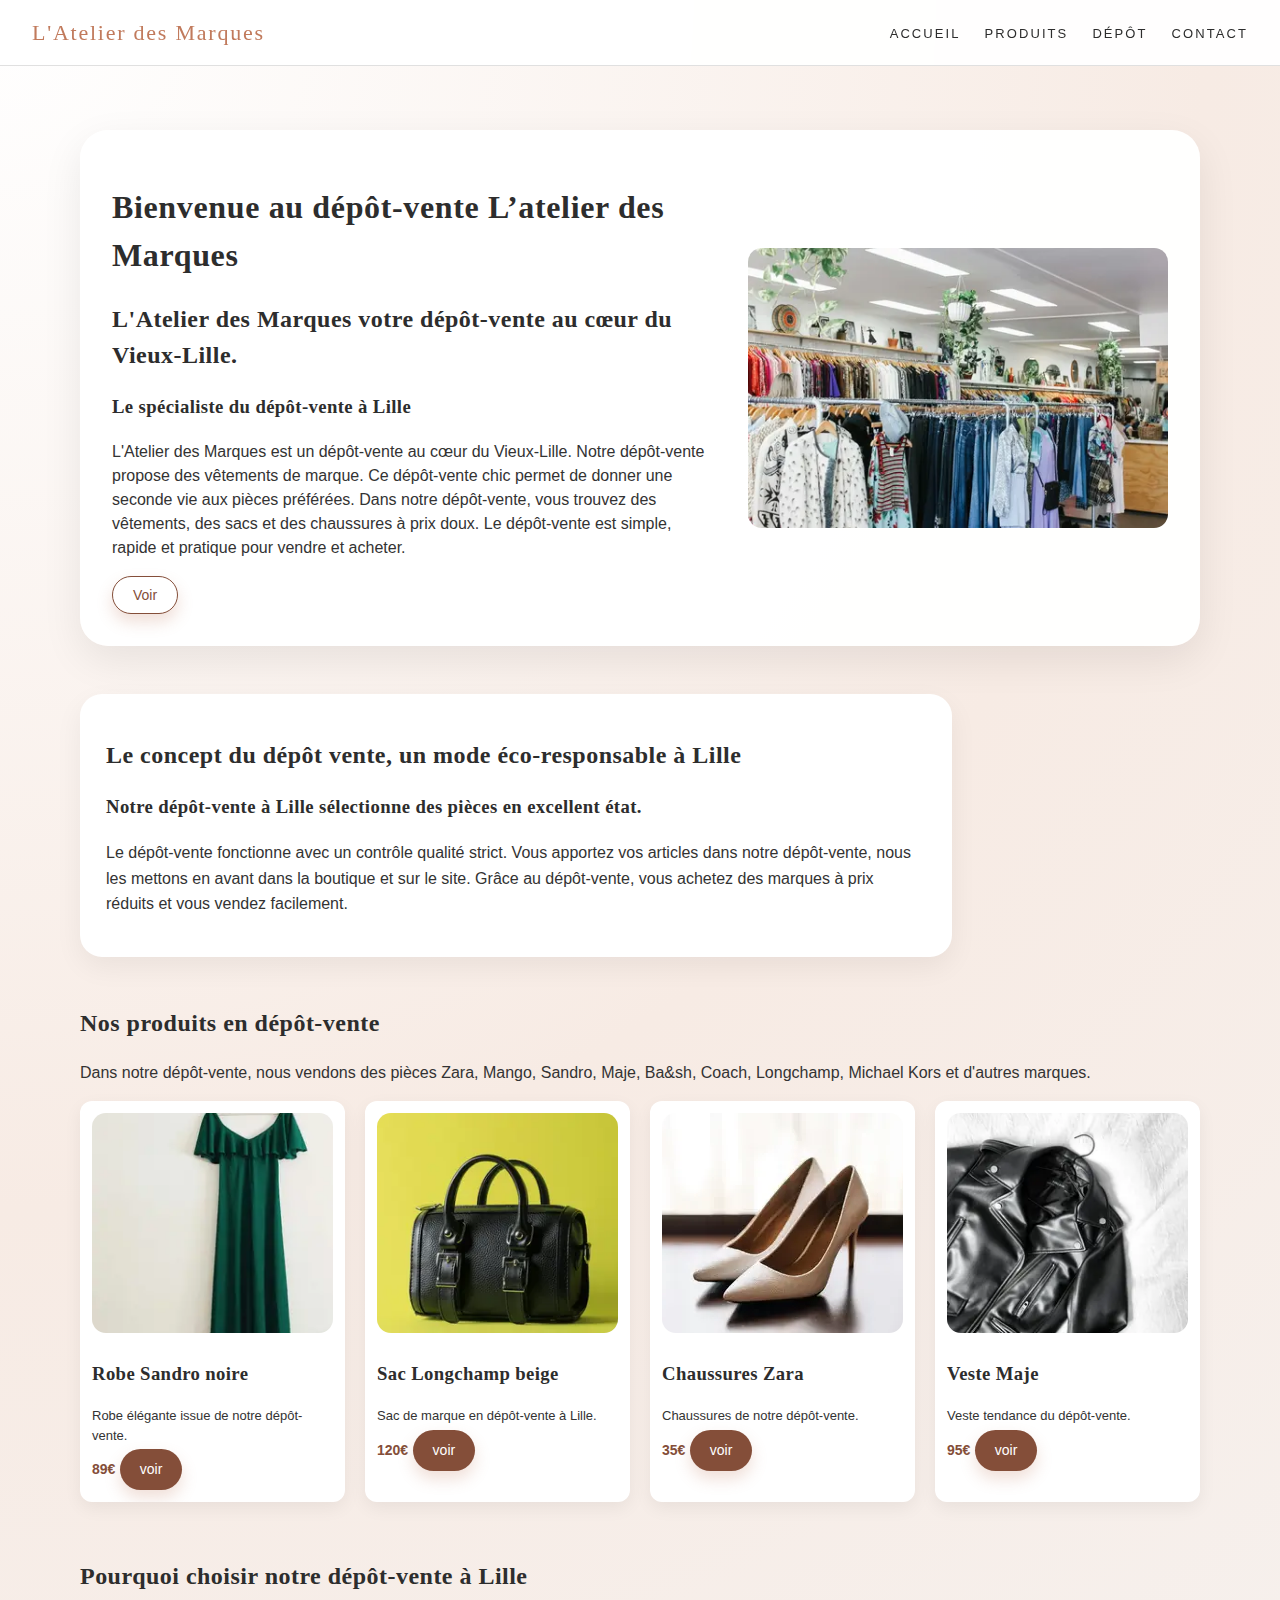
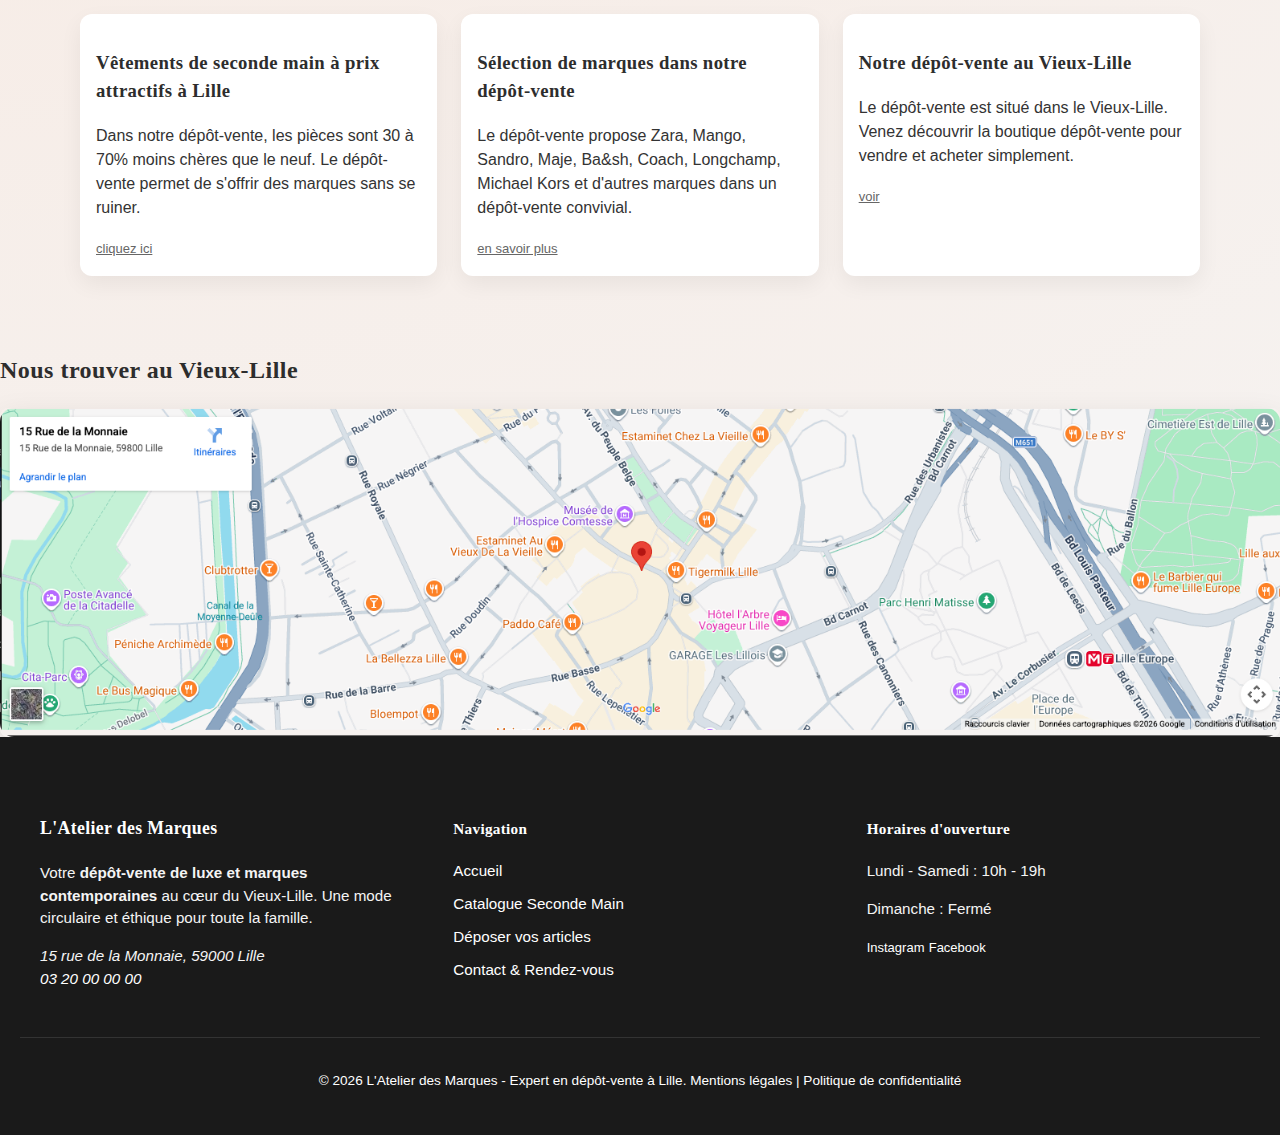
<file: index.html>
<!DOCTYPE html>
<html lang="fr">
<head>
  <meta charset="UTF-8">
    <title>Accueil</title>
    <meta name="viewport" content="width=1200">
    <meta name="title" content="L'Atelier des Marques - Boutique de dépôt-vente à Lille">
    <meta name="description" content="Envie de vider son dressing à Lille ? Notre dépôt-vente vous aide à vendre vos vêtements
     d'occasion simplement. Une mode éco-responsable pour les familles du Nord.">
    <meta name="keywords" content="dépôt-vente, Lille, Boutique de dêpôt vente Lille,Où vendre ses vêtements à Lille,
    Prix rachat vêtements occasion,Comment fonctionne le dépôt vente, Consommation durable Lille,Mode éco-responsable Lille
    , Dépôt vente Lille, Vêtements seconde main Lille,Boutique vêtements Lille, Boutique Lille, Boutique vêtements,
     Dépôt vente Lille vêtement, Contrat de dépôt-vente  ">
    <link rel="stylesheet" href="css/style.css">
    <script src="js/script.js"></script>
</head>
<body class="home-page">
    <header class="site-header">
        <div class="logo">L'Atelier des Marques</div>
        <button class="menu-toggle">Menu</button>
        <nav class="main-nav">
            <ul>
                <li><a href="index.html">Accueil</a></li>
                <li><a href="produits.html">Produits</a></li>
                <li><a href="depot.html">Dépôt</a></li>
                <li><a href="contact.html">Contact</a></li>
            </ul>
        </nav>
    </header>

    <main id="container">
        <section class="hero">
            <div class="hero-text">
                <h1>Bienvenue au dépôt-vente L’atelier des Marques</h1>
                <h2>L'Atelier des Marques votre dépôt-vente au cœur du Vieux-Lille.</h2>
                <h3>Le spécialiste du dépôt-vente à Lille</h3>
                <p>
                    L'Atelier des Marques est un dépôt-vente au cœur du Vieux-Lille. Notre dépôt-vente propose des vêtements de marque.
                    Ce dépôt-vente chic permet de donner une seconde vie aux pièces préférées. Dans notre dépôt-vente,
                    vous trouvez des vêtements, des sacs et des chaussures à prix doux. Le dépôt-vente est simple,
                    rapide et pratique pour vendre et acheter.
                </p>
                <button class="btn btn-light js-go" data-href="produits.html?sort=price&filter=all">Voir</button>
            </div>
            <div class="hero-image">
                <img src="images/hero.webp" alt="vêtements de marque à Lille">
            </div>
        </section>

        <section class="concept" id="container">
            <h2>Le concept du dépôt vente, un mode éco-responsable à Lille</h2>
            <h3>Notre dépôt-vente à Lille sélectionne des pièces en excellent état.</h3>
            <p>
                Le dépôt-vente fonctionne avec un contrôle qualité strict. Vous apportez vos articles dans notre dépôt-vente,
                nous les mettons en avant dans la boutique et sur le site. Grâce au dépôt-vente,
                vous achetez des marques à prix réduits et vous vendez facilement.
            </p>
        </section>

        <section class="featured-products">
            <h2>Nos produits en dépôt-vente</h2>
            <p>Dans notre dépôt-vente, nous vendons des pièces Zara, Mango, Sandro, Maje, Ba&sh, Coach, Longchamp, Michael Kors et d'autres marques.</p>
            <div class="products-grid">
                <article class="product-card">
                    <img src="images/robe-sandro.webp" alt="Robe Sandro noire">
                    <div class="product-info">
                        <h3>Robe Sandro noire</h3>
                        <p>Robe élégante issue de notre dépôt-vente.</p>
                        <span class="price">89€</span>
                        <a href="/produit-detail.html" class="btn js-go" >voir</a>
                    </div>
                </article>
                <article class="product-card">
                    <img src="images/sac-longchamp.webp" alt="Sac Longchamp beige">
                    <div class="product-info">
                        <h3>Sac Longchamp beige</h3>
                        <p>Sac de marque en dépôt-vente à Lille.</p>
                        <span class="price">120€</span>
                        <a href="/produit-detail.html" class="btn js-go">voir</a>
                    </div>
                </article>
                <article class="product-card">
                    <img src="images/chaussures-zara.webp" alt="Chaussures Zara">
                    <div class="product-info">
                        <h3>Chaussures Zara</h3>
                        <p>Chaussures de notre dépôt-vente.</p>
                        <span class="price">35€</span>
                        <a href="/produit-detail.html" class="btn js-go" >voir</a>
                    </div>
                </article>
                <article class="product-card">
                    <img src="images/veste-maje.webp" alt="Veste Maje">
                    <div class="product-info">
                        <h3>Veste Maje</h3>
                        <p>Veste tendance du dépôt-vente.</p>
                        <span class="price">95€</span>
                        <a href="/produit-detail.html"  class="btn js-go" >voir</a>
                    </div>
                </article>
            </div>
        </section>

        <section class="why-us">
            <h2>Pourquoi choisir notre dépôt-vente à Lille</h2>
            <div class="why-grid">
                <div class="why-item">
                    <h3>Vêtements de seconde main à prix attractifs à Lille</h3>
                    <p>
                        Dans notre dépôt-vente, les pièces sont 30 à 70% moins chères que le neuf.
                        Le dépôt-vente permet de s'offrir des marques sans se ruiner.
                    </p>
                    <a href="#" class="link-generic">cliquez ici</a>
                </div>
                <div class="why-item">
                    <h3>Sélection de marques dans notre dépôt-vente</h3>
                    <p>
                        Le dépôt-vente propose Zara, Mango, Sandro, Maje, Ba&sh, Coach, Longchamp, Michael Kors
                        et d'autres marques dans un dépôt-vente convivial.
                    </p>
                    <a href="#" class="link-generic">en savoir plus</a>
                </div>
                <div class="why-item">
                    <h3>Notre dépôt-vente au Vieux-Lille</h3>
                    <p>
                        Le dépôt-vente est situé dans le Vieux-Lille. Venez découvrir la boutique dépôt-vente
                        pour vendre et acheter simplement.
                    </p>
                    <a href="#" class="link-generic">voir</a>
                </div>
            </div>
        </section>
    </main>

   <section class="map-section">
    <div class="container">
        <h2>Nous trouver au Vieux-Lille</h2>
        <div class="map-container">
           <img src="images/36A32AD9-428D-4C46-9F61-51579024F749.webp" alt="carte de localisation du dépôt-vente à Lille">
        </div>
    </div>
</section>

<footer class="site-footer">
    <div class="footer-grid">
        <div class="footer-column">
            <h3>L'Atelier des Marques</h3>
            <p>Votre <strong>dépôt-vente de luxe et marques contemporaines</strong> au cœur du Vieux-Lille. Une mode circulaire et éthique pour toute la famille.</p>
            <address>
                15 rue de la Monnaie, 59000 Lille<br>
                <a href="tel:0320000000">03 20 00 00 00</a>
            </address>
        </div>
        
        <div class="footer-column">
            <h4>Navigation</h4>
            <ul>
                <li><a href="index.html">Accueil</a></li>
                <li><a href="produits.html">Catalogue Seconde Main</a></li>
                <li><a href="depot.html">Déposer vos articles</a></li>
                <li><a href="contact.html">Contact & Rendez-vous</a></li>
            </ul>
        </div>

        <div class="footer-column">
            <h4>Horaires d'ouverture</h4>
            <p>Lundi - Samedi : 10h - 19h</p>
            <p>Dimanche : Fermé</p>
            <div class="social-links">
                <a href="#" class="link-generic" aria-label="Suivez-nous sur Instagram">Instagram</a>
                <a href="#" class="link-generic" aria-label="Suivez-nous sur Facebook">Facebook</a>
            </div>
        </div>
    </div>

    <div class="footer-bottom">
        <p>© 2026 L'Atelier des Marques - Expert en dépôt-vente à Lille. <a href="#">Mentions légales</a> | <a href="#">Politique de confidentialité</a></p>
    </div>
</footer>
</body>
</html>
</file>
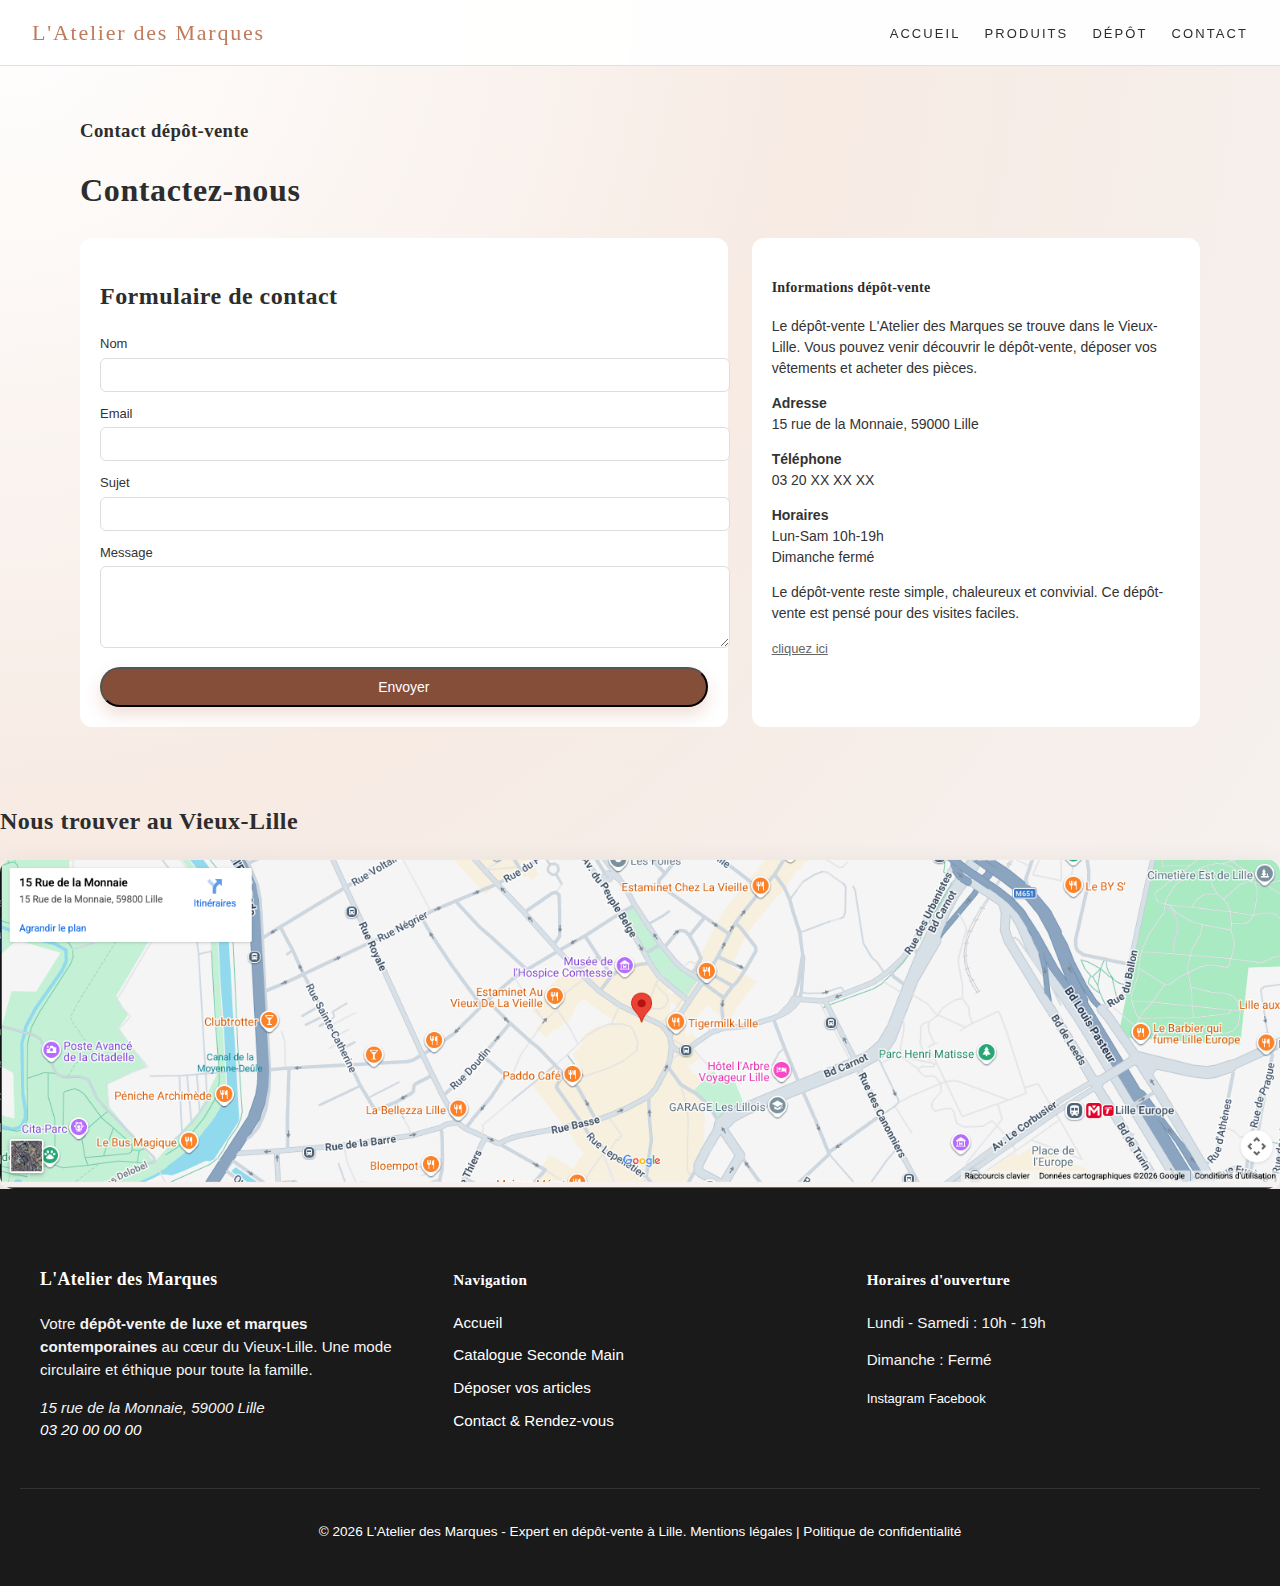
<file: contact.html>
<!DOCTYPE html>
<html lang="fr">
<head>
  <meta charset="UTF-8">
    <title>Accueil</title>
    <meta name="viewport" content="width=1200, user-scalable=no">
    <meta name="title" content="L'Atelier des Marques - Boutique de dépôt-vente à Lille">
    <meta name="description" content="Envie de vider son dressing à Lille ? Notre dépôt-vente vous aide à vendre vos vêtements
     d'occasion simplement. Une mode éco-responsable pour les familles du Nord.">
    <meta name="keywords" content="dépôt-vente, Lille, Boutique de dêpôt vente Lille,Où vendre ses vêtements à Lille,
    Prix rachat vêtements occasion,Comment fonctionne le dépôt vente, Consommation durable Lille,Mode éco-responsable Lille
    , Dépôt vente Lille, Vêtements seconde main Lille,Boutique vêtements Lille, Boutique Lille, Boutique vêtements,
     Dépôt vente Lille vêtement, Contrat de dépôt-vente  ">
    <link rel="alternate" hreflang="fr-france" href="index.html">
    <link rel="stylesheet" href="css/style.css">
    <script src="js/script.js"></script>
</head>
<body class="contact-page">
    <header class="site-header">
        <div class="logo">L'Atelier des Marques</div>
        <button class="menu-toggle">Menu</button>
        <nav class="main-nav">
            <ul>
                <li><a href="index.html">Accueil</a></li>
                <li><a href="produits.html">Produits</a></li>
                <li><a href="depot.html">Dépôt</a></li>
                <li><a href="contact.html">Contact</a></li>
            </ul>
        </nav>
    </header>

    <main class="contact-main">
        <header class="page-header">
            <h3>Contact dépôt-vente</h3>
            <h1>Contactez-nous</h1>
        </header>

        <section class="contact-layout">
            <div class="contact-form-wrapper">
                <h2>Formulaire de contact</h2>
                <form class="contact-form" action="#" method="post">
                    <div class="form-group">
                        <label for="contact-name">Nom</label>
                        <input type="text" id="contact-name" name="contact-name">
                    </div>
                    <div class="form-group">
                        <label for="contact-email">Email</label>
                        <input type="email" id="contact-email" name="contact-email">
                    </div>
                    <div class="form-group">
                        <label for="contact-subject">Sujet</label>
                        <input type="text" id="contact-subject" name="contact-subject">
                    </div>
                    <div class="form-group">
                        <label for="contact-message">Message</label>
                        <textarea id="contact-message" name="contact-message" rows="4"></textarea>
                    </div>
                    <button type="submit" class="btn btn-full">Envoyer</button>
                </form>
            </div>

            <aside class="contact-info">
                <h4>Informations dépôt-vente</h4>
                <p>
                    Le dépôt-vente L'Atelier des Marques se trouve dans le Vieux-Lille.
                    Vous pouvez venir découvrir le dépôt-vente, déposer vos vêtements et acheter des pièces.
                </p>
                <p><strong>Adresse</strong><br>15 rue de la Monnaie, 59000 Lille</p>
                <p><strong>Téléphone</strong><br>03 20 XX XX XX</p>
                <p><strong>Horaires</strong><br>Lun-Sam 10h-19h<br>Dimanche fermé</p>
                <p>
                    Le dépôt-vente reste simple, chaleureux et convivial. Ce dépôt-vente est pensé pour des visites faciles.
                </p>
                <a href="#" class="link-generic">cliquez ici</a>
            </aside>
        </section>
    </main>
    <section class="map-section">
    <div class="container">
        <h2>Nous trouver au Vieux-Lille</h2>
        <div class="map-container">
           <img src="images/36A32AD9-428D-4C46-9F61-51579024F749.webp" alt="carte de localisation du dépôt-vente à Lille">
        </div>
    </div>
</section>

  <footer class="site-footer">
    <div class="footer-grid">
        <div class="footer-column">
            <h3>L'Atelier des Marques</h3>
            <p>Votre <strong>dépôt-vente de luxe et marques contemporaines</strong> au cœur du Vieux-Lille. Une mode circulaire et éthique pour toute la famille.</p>
            <address>
                15 rue de la Monnaie, 59000 Lille<br>
                <a href="tel:0320000000">03 20 00 00 00</a>
            </address>
        </div>
        
        <div class="footer-column">
            <h4>Navigation</h4>
            <ul>
                <li><a href="index.html">Accueil</a></li>
                <li><a href="produits.html">Catalogue Seconde Main</a></li>
                <li><a href="depot.html">Déposer vos articles</a></li>
                <li><a href="contact.html">Contact & Rendez-vous</a></li>
            </ul>
        </div>

        <div class="footer-column">
            <h4>Horaires d'ouverture</h4>
            <p>Lundi - Samedi : 10h - 19h</p>
            <p>Dimanche : Fermé</p>
            <div class="social-links">
                <a href="#" class="link-generic" aria-label="Suivez-nous sur Instagram">Instagram</a>
                <a href="#" class="link-generic" aria-label="Suivez-nous sur Facebook">Facebook</a>
            </div>
        </div>
    </div>

    <div class="footer-bottom">
        <p>© 2026 L'Atelier des Marques - Expert en dépôt-vente à Lille. <a href="#">Mentions légales</a> | <a href="#">Politique de confidentialité</a></p>
    </div>
</footer>
</body>
</html>
</file>
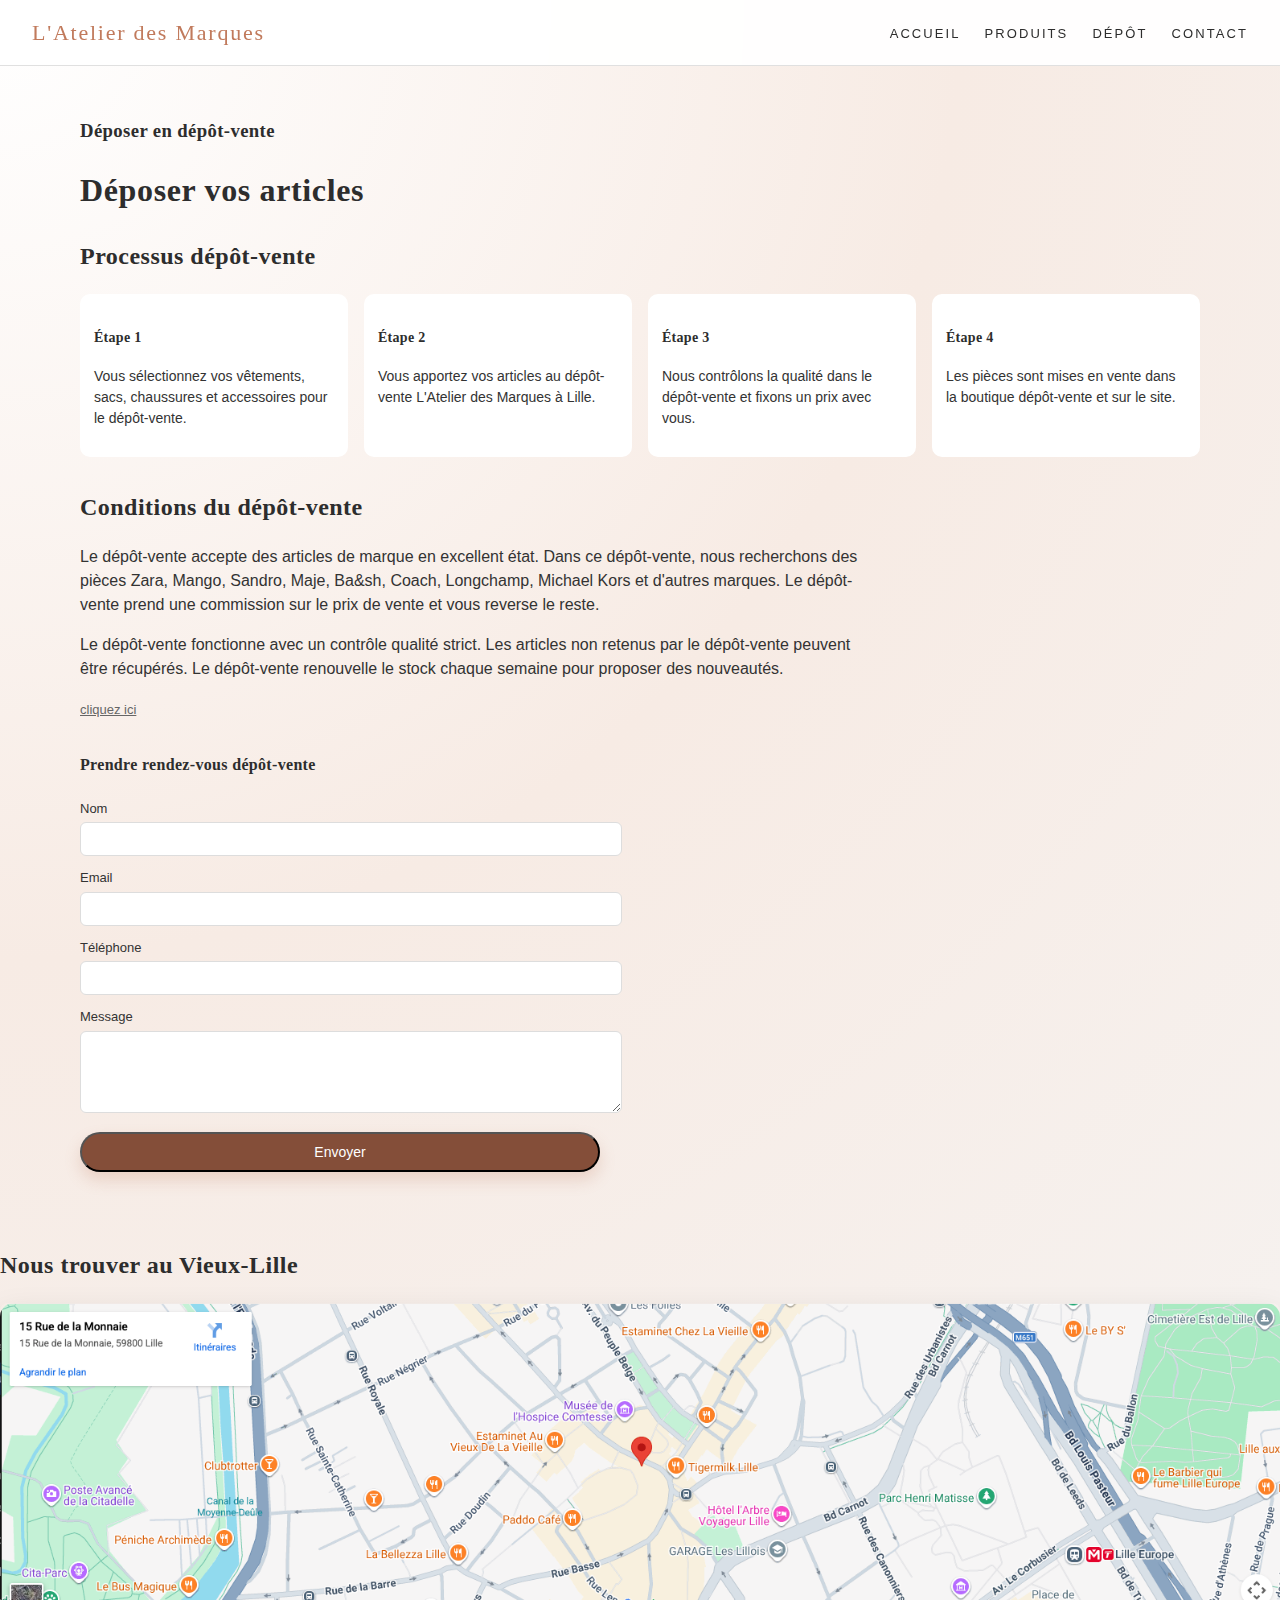
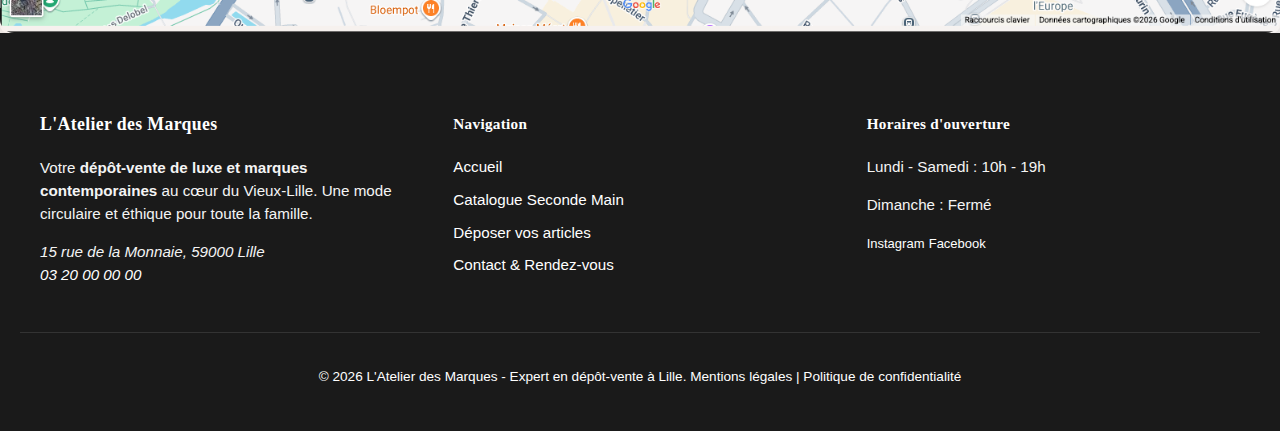
<file: depot.html>
<!DOCTYPE html>
<html lang="fr">
<head>
  <meta charset="UTF-8">
    <title>Accueil</title>
    <meta name="viewport" content="width=1200, user-scalable=no">
    <meta name="title" content="L'Atelier des Marques - Boutique de dépôt-vente à Lille">
    <meta name="description" content="Envie de vider son dressing à Lille ? Notre dépôt-vente vous aide à vendre vos vêtements
     d'occasion simplement. Une mode éco-responsable pour les familles du Nord.">
    <meta name="keywords" content="dépôt-vente, Lille, Boutique de dêpôt vente Lille,Où vendre ses vêtements à Lille,
    Prix rachat vêtements occasion,Comment fonctionne le dépôt vente, Consommation durable Lille,Mode éco-responsable Lille
    , Dépôt vente Lille, Vêtements seconde main Lille,Boutique vêtements Lille, Boutique Lille, Boutique vêtements,
     Dépôt vente Lille vêtement, Contrat de dépôt-vente  ">
    <link rel="alternate" hreflang="fr-france" href="index.html">
    <link rel="stylesheet" href="css/style.css">
    <script src="js/script.js"></script>
</head>
<body class="depot-page">
    <header class="site-header">
        <div class="logo">L'Atelier des Marques</div>
        <button class="menu-toggle">Menu</button>
        <nav class="main-nav">
            <ul>
                <li><a href="index.html">Accueil</a></li>
                <li><a href="produits.html">Produits</a></li>
                <li><a href="depot.html">Dépôt</a></li>
                <li><a href="contact.html">Contact</a></li>
            </ul>
        </nav>
    </header>

    <main class="depot-main">
        <section class="page-header">
            <h3>Déposer en dépôt-vente</h3>
            <h1>Déposer vos articles</h1>
        </section>

        <section class="steps">
            <h2>Processus dépôt-vente</h2>
            <div class="steps-grid">
                <div class="step-item">
                    <h4>Étape 1</h4>
                    <p>Vous sélectionnez vos vêtements, sacs, chaussures et accessoires pour le dépôt-vente.</p>
                </div>
                <div class="step-item">
                    <h4>Étape 2</h4>
            <p>Vous apportez vos articles au dépôt-vente L'Atelier des Marques à Lille.</p>
                </div>
                <div class="step-item">
                    <h4>Étape 3</h4>
                    <p>Nous contrôlons la qualité dans le dépôt-vente et fixons un prix avec vous.</p>
                </div>
                <div class="step-item">
                    <h4>Étape 4</h4>
                    <p>Les pièces sont mises en vente dans la boutique dépôt-vente et sur le site.</p>
                </div>
            </div>
        </section>

        <section class="conditions">
            <h2>Conditions du dépôt-vente</h2>
            <p>
                Le dépôt-vente accepte des articles de marque en excellent état. Dans ce dépôt-vente,
                nous recherchons des pièces Zara, Mango, Sandro, Maje, Ba&sh, Coach, Longchamp, Michael Kors
                et d'autres marques. Le dépôt-vente prend une commission sur le prix de vente et vous reverse le reste.
            </p>
            <p>
                Le dépôt-vente fonctionne avec un contrôle qualité strict. Les articles non retenus par le dépôt-vente peuvent être récupérés.
                Le dépôt-vente renouvelle le stock chaque semaine pour proposer des nouveautés.
            </p>
            <a href="#" class="link-generic">cliquez ici</a>
        </section>

        <section class="depot-form-section">
            <h4>Prendre rendez-vous dépôt-vente</h4>
            <form class="depot-form" action="#" method="post">
                <div class="form-group">
                    <label for="depot-name">Nom</label>
                    <input type="text" id="depot-name" name="depot-name">
                </div>
                <div class="form-group">
                    <label for="depot-email">Email</label>
                    <input type="email" id="depot-email" name="depot-email">
                </div>
                <div class="form-group">
                    <label for="depot-phone">Téléphone</label>
                    <input type="text" id="depot-phone" name="depot-phone">
                </div>
                <div class="form-group">
                    <label for="depot-message">Message</label>
                    <textarea id="depot-message" name="depot-message" rows="4"></textarea>
                </div>
                <button type="submit" class="btn btn-full">Envoyer</button>
            </form>
        </section>
    </main>
   <section class="map-section">
    <div class="container">
        <h2>Nous trouver au Vieux-Lille</h2>
        <div class="map-container">
           <img src="images/36A32AD9-428D-4C46-9F61-51579024F749.webp" alt="carte de localisation du dépôt-vente à Lille">
        </div>
    </div>
</section>

   <footer class="site-footer">
    <div class="footer-grid">
        <div class="footer-column">
            <h3>L'Atelier des Marques</h3>
            <p>Votre <strong>dépôt-vente de luxe et marques contemporaines</strong> au cœur du Vieux-Lille. Une mode circulaire et éthique pour toute la famille.</p>
            <address>
                15 rue de la Monnaie, 59000 Lille<br>
                <a href="tel:0320000000">03 20 00 00 00</a>
            </address>
        </div>
        
        <div class="footer-column">
            <h4>Navigation</h4>
            <ul>
                <li><a href="index.html">Accueil</a></li>
                <li><a href="produits.html">Catalogue Seconde Main</a></li>
                <li><a href="depot.html">Déposer vos articles</a></li>
                <li><a href="contact.html">Contact & Rendez-vous</a></li>
            </ul>
        </div>

        <div class="footer-column">
            <h4>Horaires d'ouverture</h4>
            <p>Lundi - Samedi : 10h - 19h</p>
            <p>Dimanche : Fermé</p>
            <div class="social-links">
                <a href="#" class="link-generic" aria-label="Suivez-nous sur Instagram">Instagram</a>
                <a href="#" class="link-generic" aria-label="Suivez-nous sur Facebook">Facebook</a>
            </div>
        </div>
    </div>

    <div class="footer-bottom">
        <p>© 2026 L'Atelier des Marques - Expert en dépôt-vente à Lille. <a href="#">Mentions légales</a> | <a href="#">Politique de confidentialité</a></p>
    </div>
</footer>
</body>
</html>
</file>
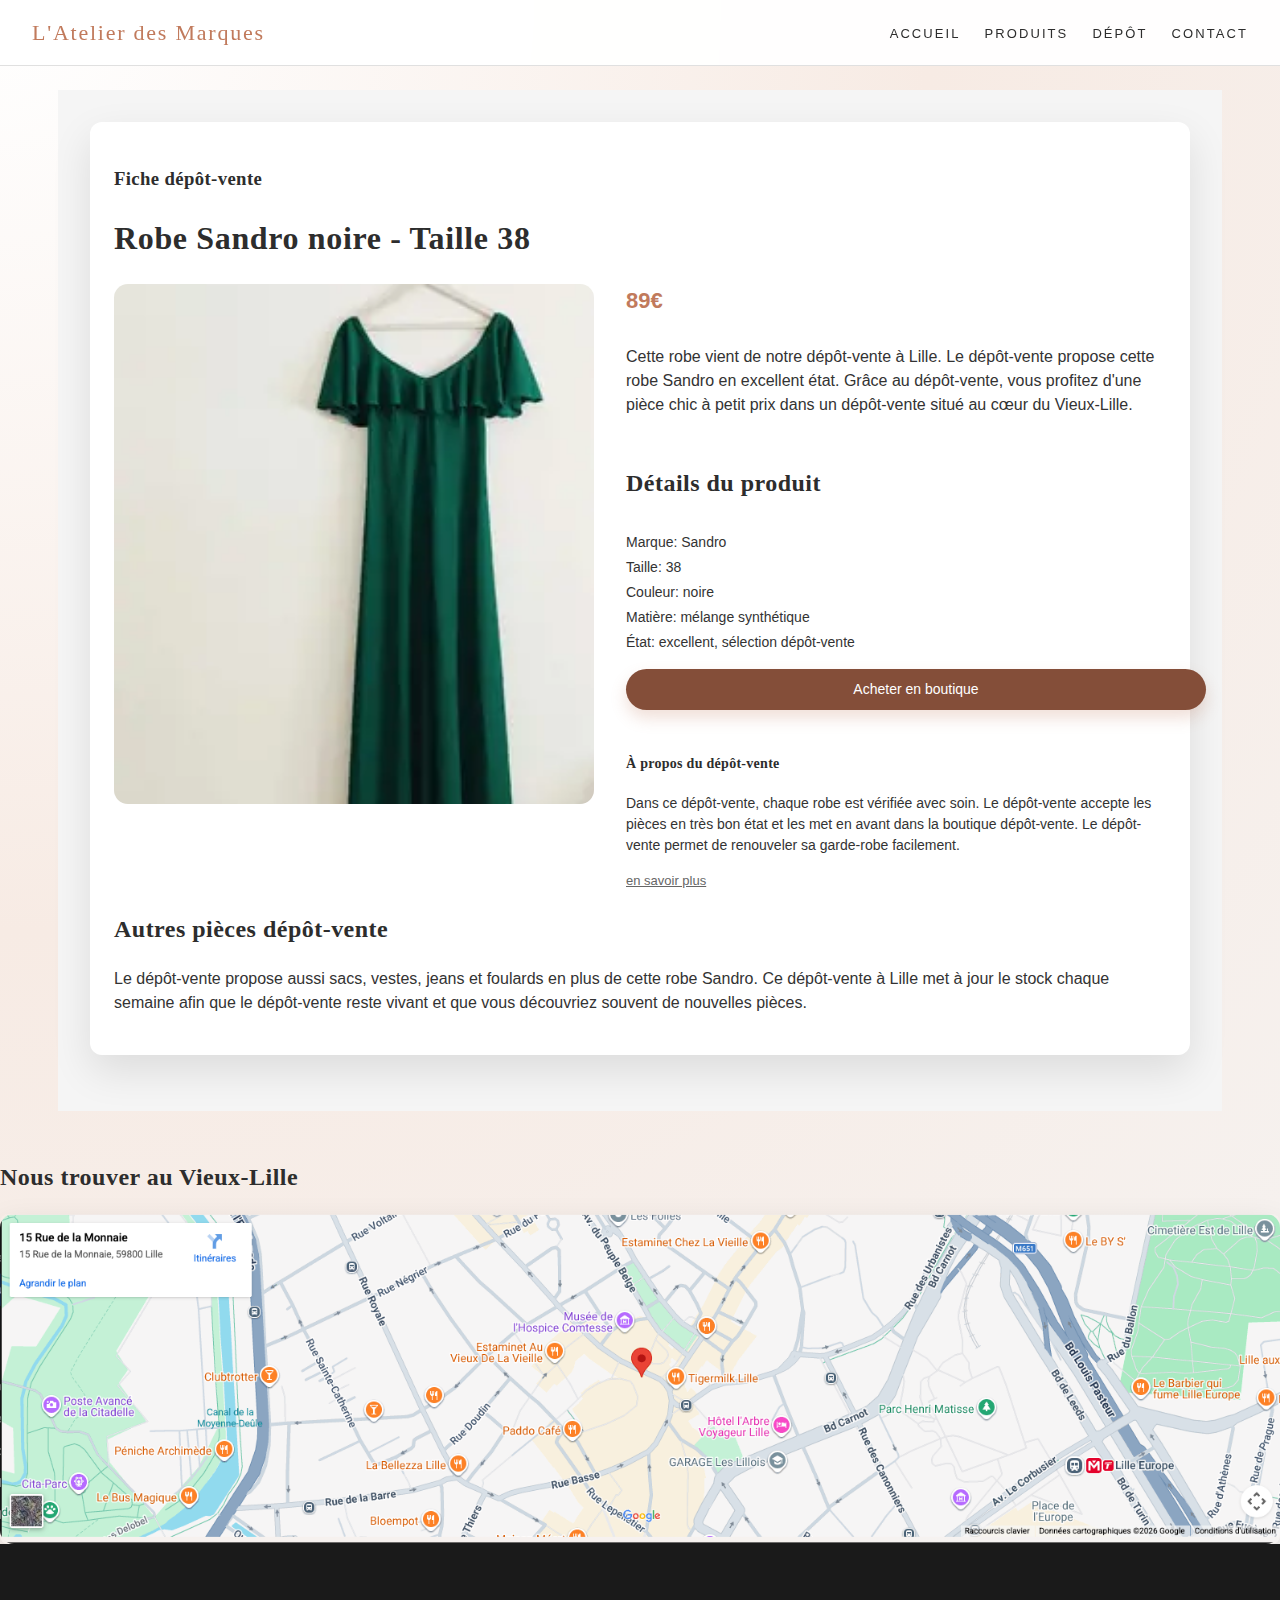
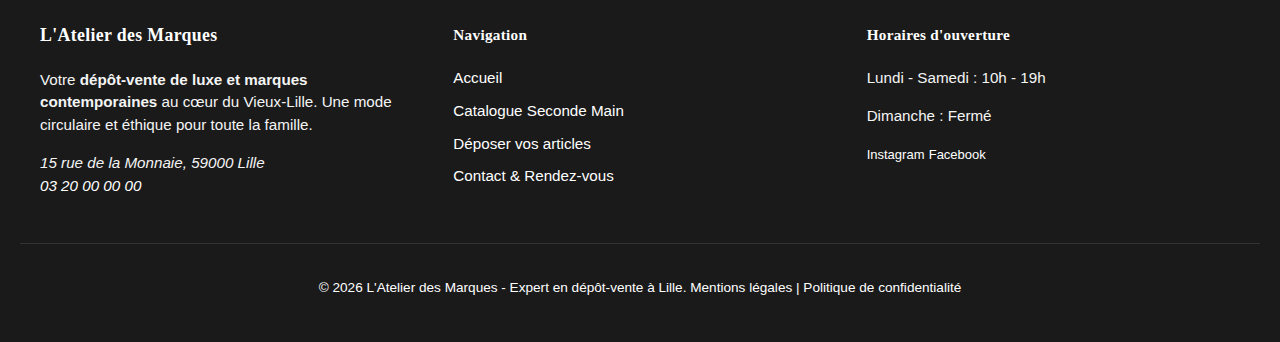
<file: produit-detail.html>
<!DOCTYPE html>
<html lang="fr">
<head>
  <meta charset="UTF-8">
    <title>Accueil</title>
    <meta name="viewport" content="width=1200, user-scalable=no">
    <meta name="title" content="L'Atelier des Marques - Boutique de dépôt-vente à Lille">
    <meta name="description" content="Envie de vider son dressing à Lille ? Notre dépôt-vente vous aide à vendre vos vêtements
     d'occasion simplement. Une mode éco-responsable pour les familles du Nord.">
    <meta name="keywords" content="dépôt-vente, Lille, Boutique de dêpôt vente Lille,Où vendre ses vêtements à Lille,
    Prix rachat vêtements occasion,Comment fonctionne le dépôt vente, Consommation durable Lille,Mode éco-responsable Lille
    , Dépôt vente Lille, Vêtements seconde main Lille,Boutique vêtements Lille, Boutique Lille, Boutique vêtements,
     Dépôt vente Lille vêtement, Contrat de dépôt-vente  ">
    <link rel="alternate" hreflang="fr-france" href="index.html">
    <link rel="stylesheet" href="css/style.css">
    <script src="js/script.js"></script>
</head>
<body class="product-detail-page">
    <header class="site-header">
        <div class="logo">L'Atelier des Marques</div>
        <button class="menu-toggle">Menu</button>
        <nav class="main-nav">
            <ul>
                <li><a href="index.html">Accueil</a></li>
                <li><a href="produits.html">Produits</a></li>
                <li><a href="depot.html">Dépôt</a></li>
                <li><a href="contact.html">Contact</a></li>
            </ul>
        </nav>
    </header>

    <main class="product-page">
        <div class="product-page-inner">
            <h3>Fiche dépôt-vente</h3>
            <h1>Robe Sandro noire - Taille 38</h1>

            <div class="product-layout">
                <div class="product-image-large">
                    <img src="images/robe-sandro.webp" alt="Robe Sandro noire">
                </div>
                <div class="product-details">
                    <div class="product-price">89€</div>
                    <p>
                        Cette robe vient de notre dépôt-vente à Lille. Le dépôt-vente propose cette robe Sandro
                        en excellent état. Grâce au dépôt-vente, vous profitez d'une pièce chic à petit prix
                        dans un dépôt-vente situé au cœur du Vieux-Lille.
                    </p>
                    <h2>Détails du produit</h2>
                    <ul class="details-list">
                        <li>Marque: Sandro</li>
                        <li>Taille: 38</li>
                        <li>Couleur: noire</li>
                        <li>Matière: mélange synthétique</li>
                        <li>État: excellent, sélection dépôt-vente</li>
                    </ul>
                    <a href="#" class="btn btn-full">Acheter en boutique</a>

                    <div class="product-extra">
                        <h4>À propos du dépôt-vente</h4>
                        <p>
                            Dans ce dépôt-vente, chaque robe est vérifiée avec soin. Le dépôt-vente accepte
                            les pièces en très bon état et les met en avant dans la boutique dépôt-vente.
                            Le dépôt-vente permet de renouveler sa garde-robe facilement.
                        </p>
                        <a href="#" class="link-generic">en savoir plus</a>
                    </div>
                </div>
            </div>

            <section class="product-short-text">
                <h2>Autres pièces dépôt-vente</h2>
                <p>
                    Le dépôt-vente propose aussi sacs, vestes, jeans et foulards en plus de cette robe Sandro.
                    Ce dépôt-vente à Lille met à jour le stock chaque semaine afin que le dépôt-vente reste vivant
                    et que vous découvriez souvent de nouvelles pièces.
                </p>
            </section>
        </div>
    </main>

    <section class="map-section">
    <div class="container">
        <h2>Nous trouver au Vieux-Lille</h2>
        <div class="map-container">
           <img src="images/36A32AD9-428D-4C46-9F61-51579024F749.webp" alt="carte de localisation du dépôt-vente à Lille">
        </div>
    </div>
</section>
  <footer class="site-footer">
    <div class="footer-grid">
        <div class="footer-column">
            <h3>L'Atelier des Marques</h3>
            <p>Votre <strong>dépôt-vente de luxe et marques contemporaines</strong> au cœur du Vieux-Lille. Une mode circulaire et éthique pour toute la famille.</p>
            <address>
                15 rue de la Monnaie, 59000 Lille<br>
                <a href="tel:0320000000">03 20 00 00 00</a>
            </address>
        </div>
        
        <div class="footer-column">
            <h4>Navigation</h4>
            <ul>
                <li><a href="index.html">Accueil</a></li>
                <li><a href="produits.html">Catalogue Seconde Main</a></li>
                <li><a href="depot.html">Déposer vos articles</a></li>
                <li><a href="contact.html">Contact & Rendez-vous</a></li>
            </ul>
        </div>

        <div class="footer-column">
            <h4>Horaires d'ouverture</h4>
            <p>Lundi - Samedi : 10h - 19h</p>
            <p>Dimanche : Fermé</p>
            <div class="social-links">
                <a href="#" class="link-generic" aria-label="Suivez-nous sur Instagram">Instagram</a>
                <a href="#" class="link-generic" aria-label="Suivez-nous sur Facebook">Facebook</a>
            </div>
        </div>
    </div>

    <div class="footer-bottom">
        <p>© 2026 L'Atelier des Marques - Expert en dépôt-vente à Lille. <a href="#">Mentions légales</a> | <a href="#">Politique de confidentialité</a></p>
    </div>
</footer>
</body>
</html>
</file>
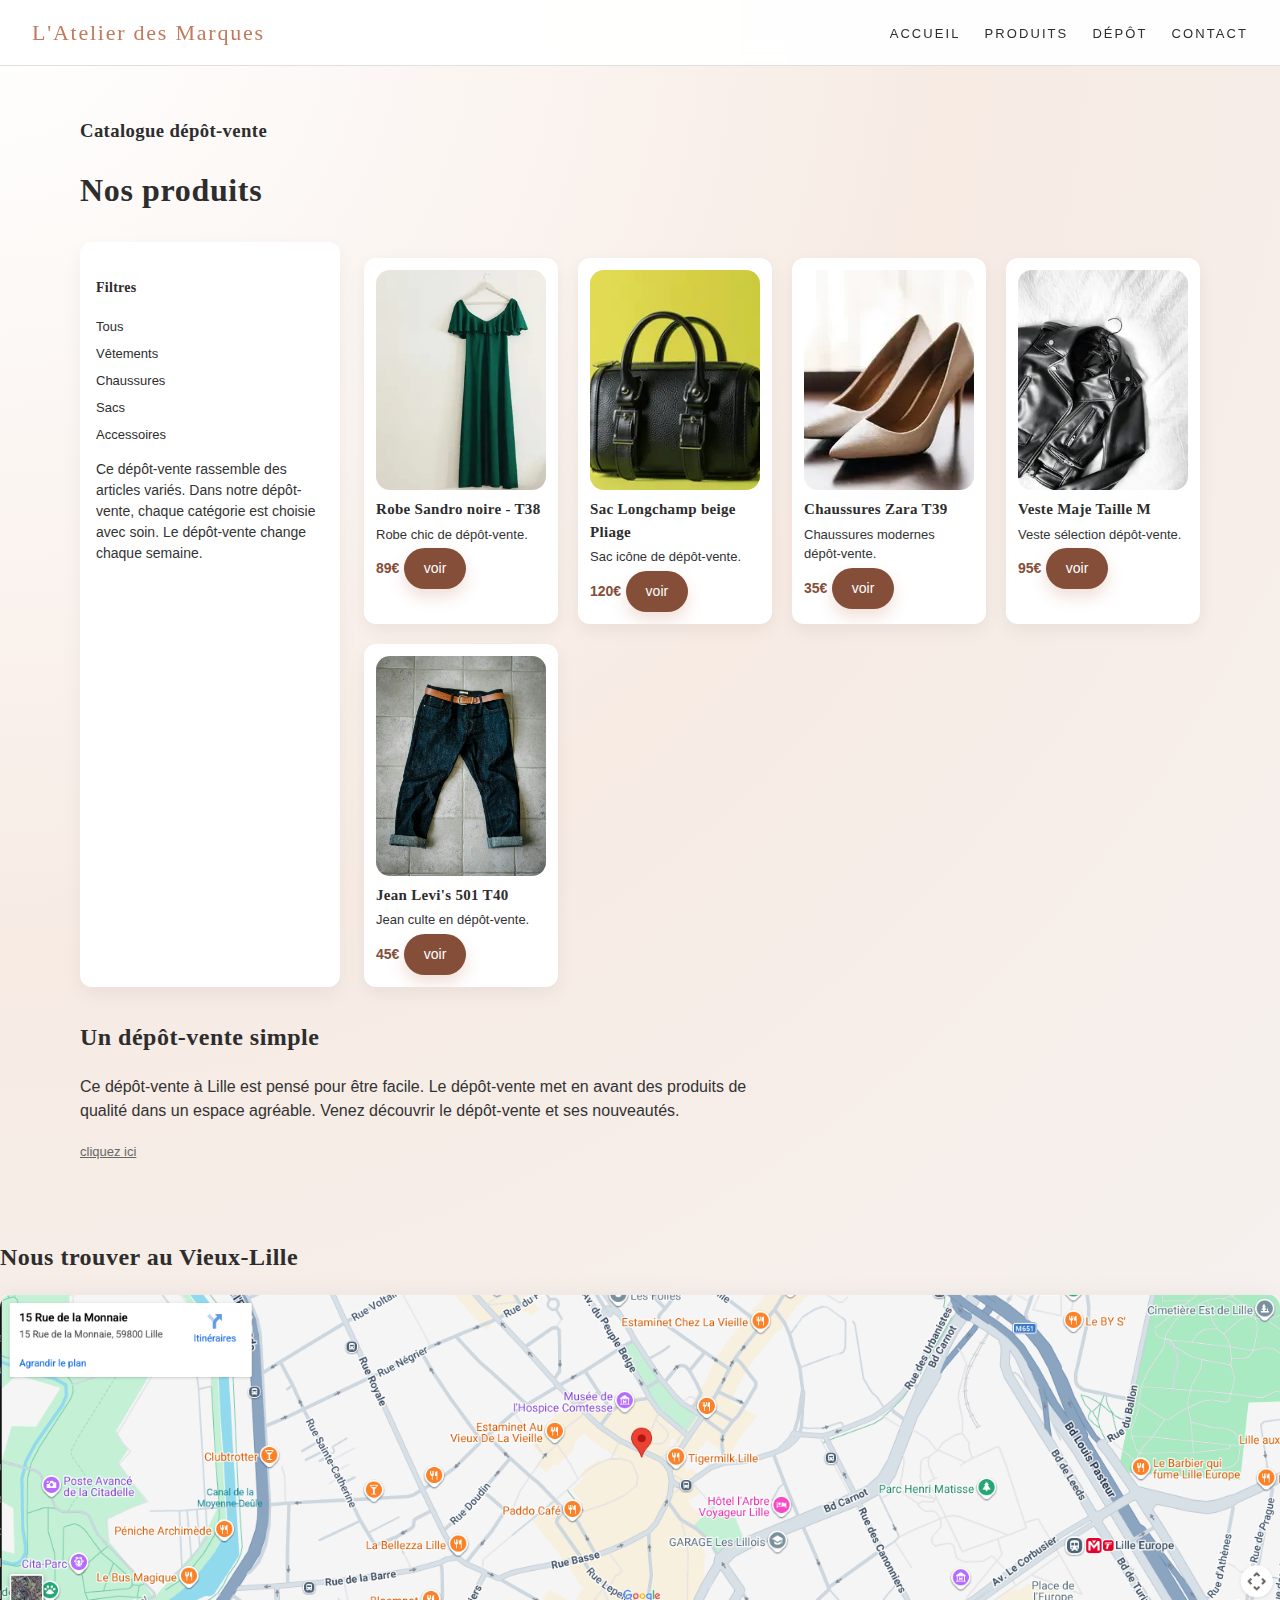
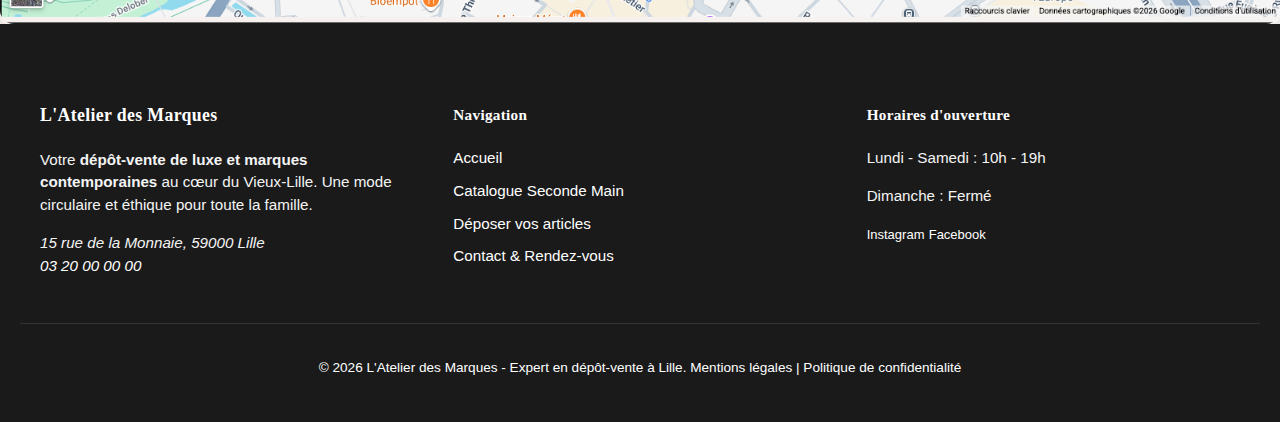
<file: produits.html>
<!DOCTYPE html>
<html lang="fr">
<head>
  <meta charset="UTF-8">
    <title>Accueil</title>
    <meta name="viewport" content="width=1200, user-scalable=no">
    <meta name="title" content="L'Atelier des Marques - Boutique de dépôt-vente à Lille">
    <meta name="description" content="Envie de vider son dressing à Lille ? Notre dépôt-vente vous aide à vendre vos vêtements
     d'occasion simplement. Une mode éco-responsable pour les familles du Nord.">
    <meta name="keywords" content="dépôt-vente, Lille, Boutique de dêpôt vente Lille,Où vendre ses vêtements à Lille,
    Prix rachat vêtements occasion,Comment fonctionne le dépôt vente, Consommation durable Lille,Mode éco-responsable Lille
    , Dépôt vente Lille, Vêtements seconde main Lille,Boutique vêtements Lille, Boutique Lille, Boutique vêtements,
     Dépôt vente Lille vêtement, Contrat de dépôt-vente  ">
    <link rel="alternate" hreflang="fr-france" href="index.html">
    <link rel="stylesheet" href="css/style.css">
    <script src="js/script.js"></script>
</head>
<body class="products-page">
    <header class="site-header">
        <div class="logo">L'Atelier des Marques</div>
        <button class="menu-toggle">Menu</button>
        <nav class="main-nav">
            <ul>
                <li><a href="index.html">Accueil</a></li>
                <li><a href="produits.html">Produits</a></li>
                <li><a href="depot.html">Dépôt</a></li>
                <li><a href="contact.html">Contact</a></li>
            </ul>
        </nav>
    </header>

    <main class="products-main">
        <section class="page-header">
            <h3>Catalogue dépôt-vente</h3>
            <h1>Nos produits</h1>
        </section>

        <div class="products-layout">
            <aside class="sidebar-filters">
                <h4>Filtres</h4>
                <ul>
                    <li><a href="#">Tous</a></li>
                    <li><a href="#">Vêtements</a></li>
                    <li><a href="#">Chaussures</a></li>
                    <li><a href="#">Sacs</a></li>
                    <li><a href="#">Accessoires</a></li>
                </ul>
                <p>
                    Ce dépôt-vente rassemble des articles variés. Dans notre dépôt-vente,
                    chaque catégorie est choisie avec soin. Le dépôt-vente change chaque semaine.
                </p>
            </aside>

            <section class="products-grid">
                <article class="product-card">
                    <img src="images/robe-sandro.webp" alt="Robe Sandro noire">
                    <div class="product-info">
                        <h2>Robe Sandro noire - T38</h2>
                        <p>Robe chic de dépôt-vente.</p>
                        <span class="price">89€</span>
                        <a href="produit-detail.html" class="btn">voir</a>
                    </div>
                </article>
                <article class="product-card">
                    <img src="images/sac-longchamp.webp" alt="Sac Longchamp beige">
                    <div class="product-info">
                        <h2>Sac Longchamp beige Pliage</h2>
                        <p>Sac icône de dépôt-vente.</p>
                        <span class="price">120€</span>
                        <a href="produit-detail.html" class="btn">voir</a>
                    </div>
                </article>
                <article class="product-card">
                    <img src="images/chaussures-zara.webp" alt="Chaussures Zara">
                    <div class="product-info">
                        <h2>Chaussures Zara T39</h2>
                        <p>Chaussures modernes dépôt-vente.</p>
                        <span class="price">35€</span>
                        <a href="produit-detail.html" class="btn">voir</a>
                    </div>
                </article>
                <article class="product-card">
                    <img src="images/veste-maje.webp" alt="Veste Maje">
                    <div class="product-info">
                        <h2>Veste Maje Taille M</h2>
                        <p>Veste sélection dépôt-vente.</p>
                        <span class="price">95€</span>
                        <a href="produit-detail.html" class="btn">voir</a>
                    </div>
                </article>
                <article class="product-card">
                    <img src="images/jean-levis.webp" alt="Jean Levi's">
                    <div class="product-info">
                        <h2>Jean Levi's 501 T40</h2>
                        <p>Jean culte en dépôt-vente.</p>
                        <span class="price">45€</span>
                        <a href="produit-detail.html" class="btn">voir</a>
                    </div>
                </article>
            </section>
        </div>

        <section class="short-text">
            <h2>Un dépôt-vente simple</h2>
            <p>
                Ce dépôt-vente à Lille est pensé pour être facile. Le dépôt-vente met en avant des produits de qualité
                dans un espace agréable. Venez découvrir le dépôt-vente et ses nouveautés.
            </p>
            <a href="#" class="link-generic">cliquez ici</a>
        </section>
    </main>
   <section class="map-section">
    <div class="container">
        <h2>Nous trouver au Vieux-Lille</h2>
        <div class="map-container">
           <img src="images/36A32AD9-428D-4C46-9F61-51579024F749.webp" alt="carte de localisation du dépôt-vente à Lille">
        </div>
    </div>
</section>

    <footer class="site-footer">
    <div class="footer-grid">
        <div class="footer-column">
            <h3>L'Atelier des Marques</h3>
            <p>Votre <strong>dépôt-vente de luxe et marques contemporaines</strong> au cœur du Vieux-Lille. Une mode circulaire et éthique pour toute la famille.</p>
            <address>
                15 rue de la Monnaie, 59000 Lille<br>
                <a href="tel:0320000000">03 20 00 00 00</a>
            </address>
        </div>
        
        <div class="footer-column">
            <h4>Navigation</h4>
            <ul>
                <li><a href="index.html">Accueil</a></li>
                <li><a href="produits.html">Catalogue Seconde Main</a></li>
                <li><a href="depot.html">Déposer vos articles</a></li>
                <li><a href="contact.html">Contact & Rendez-vous</a></li>
            </ul>
        </div>

        <div class="footer-column">
            <h4>Horaires d'ouverture</h4>
            <p>Lundi - Samedi : 10h - 19h</p>
            <p>Dimanche : Fermé</p>
            <div class="social-links">
                <a href="#" class="link-generic" aria-label="Suivez-nous sur Instagram">Instagram</a>
                <a href="#" class="link-generic" aria-label="Suivez-nous sur Facebook">Facebook</a>
            </div>
        </div>
    </div>

    <div class="footer-bottom">
        <p>© 2026 L'Atelier des Marques - Expert en dépôt-vente à Lille. <a href="#">Mentions légales</a> | <a href="#">Politique de confidentialité</a></p>
    </div>
</footer>
</body>
</html>
</file>
<file: css/style.css>
body {
  margin: 0;
  padding: 0;
  font-family: Arial, sans-serif;
  color: #333333;
  background: radial-gradient(circle at top left, #ffffff 0, #f7ebe4 40%, #f5f5f5 100%);
  line-height: 1.5;
}

h1, h2, h3, h4 {
  font-family: Georgia, serif;
  color: #2d2d2d;
  letter-spacing: 0.02em;
}

a {
  text-decoration: none;
  color: #2d2d2d;
}

img {
  max-width: 100%;
  display: block;
  border-radius: 14px;
}

.site-header {
  display: flex;
  align-items: center;
  justify-content: space-between;
  padding: 16px 32px;
  background: rgba(255, 255, 255, 0.94);
  border-bottom: 1px solid #e0e0e0;
  position: sticky;
  top: 0;
  z-index: 20;
  backdrop-filter: blur(12px);
}

.logo {
  font-family: Georgia, serif;
  font-size: 22px;
  color: #c17a5c;
  letter-spacing: 0.08em;
}

.menu-toggle {
  background-color: #c17a5c;
  color: #ffffff;
  border: none;
  padding: 8px 14px;
  border-radius: 999px;
  font-size: 13px;
  cursor: pointer;
  display: none;
}

.main-nav ul {
  list-style: none;
  margin: 0;
  padding: 0;
  display: flex;
  gap: 24px;
}

.main-nav a {
  font-size: 13px;
  text-transform: uppercase;
  letter-spacing: 0.16em;
  padding-bottom: 4px;
  border-bottom: 2px solid transparent;
  transition: color 0.2s ease, border-color 0.2s ease;
}

.main-nav a:hover {
  color: #c17a5c;
  border-color: #c17a5c;
}

main {
  padding: 32px 32px 56px;
  max-width: 1120px;
  margin: 0 auto;
}


.site-footer {
    background-color: #1a1a1a; 
    color: #f4f4f4;
    padding: 60px 20px 30px;
    font-size: 0.95rem;
}

.footer-grid {
    max-width: 1200px;
    margin: 0 auto;
    display: grid;
    grid-template-columns: repeat(auto-fit, minmax(250px, 1fr));
    gap: 40px;
}

.footer-column h3, .footer-column h4 {
    color: #ffffff;
    margin-bottom: 20px;
    font-weight: 700;
}

.footer-column ul {
    list-style: none;
    padding: 0;
}

.footer-column ul li {
    margin-bottom: 10px;
}

.footer-column a {
    color: #fff;
    text-decoration: none;
    transition: color 0.3s;
}
.footer-bottom a{
  color: #fff;
}
.footer-bottom a:hover{
  color: #fff;
  text-decoration: underline;
}

.footer-column a:hover {
    color: #ffffff;
    text-decoration: underline;
}

.footer-bottom {
    border-top: 1px solid #333;
    margin-top: 40px;
    padding-top: 20px;
    text-align: center;
    font-size: 0.85rem;
    color: #ffffff;
}

.map-container {
    border-radius: 8px;
    overflow: hidden;
    box-shadow: 0 10px 30px rgba(0,0,0,0.1);
}

/* Boutons et liens génériques */

.btn {
  display: inline-block;
  padding: 10px 20px;
  background-color: #844e39;
  color: #ffffff;
  border-radius: 24px;
  font-size: 14px;
  box-shadow: 0 8px 16px rgba(193, 122, 92, 0.24);
  transition: background-color 0.2s ease, box-shadow 0.2s ease, transform 0.15s ease;
}

.btn:hover {
  background-color: #a9674d;
  box-shadow: 0 10px 22px rgba(193, 122, 92, 0.32);
  transform: translateY(-1px);
}

.btn-light {
  background-color: #ffffff;
  color: #844e39;
  border: 1px solid #844e39;
}

.btn-full {
  width: 100%;
  text-align: center;
}

.link-generic {
  font-size: 13px;
  color: #666666;
  text-decoration: underline;
}

/* Hero accueil */

.hero {
  display: flex;
  align-items: center;
  gap: 40px;
  margin-top: 32px;
  padding: 32px 32px 32px 32px;
  background-color: rgba(255, 255, 255, 0.96);
  border-radius: 28px;
  box-shadow: 0 14px 40px rgba(0, 0, 0, 0.08);
}

.hero-text {
  flex: 1;
}

.hero-text p {
  line-height: 1.5;
  margin-bottom: 16px;
}

.hero-image {
  flex: 1;
  max-width: 420px;
}

/* Concept */

.concept {
  margin-top: 48px;
  max-width: 820px;
  padding: 24px 26px;
  background-color: #ffffff;
  border-radius: 22px;
  box-shadow: 0 10px 28px rgba(0, 0, 0, 0.06);
}

.concept p {
  line-height: 1.6;
}

/* Produits mis en avant */

.featured-products {
  margin-top: 48px;
}

.products-grid {
  display: grid;
  grid-template-columns: repeat(4, minmax(0, 1fr));
  gap: 20px;
  margin-top: 16px;
}

.product-card {
  background-color: #ffffff;
  border-radius: 12px;
  padding: 12px;
  box-shadow: 0 6px 18px rgba(0,0,0,0.06);
  display: flex;
  flex-direction: column;
  gap: 8px;
  transition: transform 0.18s ease, box-shadow 0.18s ease, background-color 0.18s ease;
  overflow: hidden;
}

.product-card:hover {
  transform: translateY(-4px);
  box-shadow: 0 14px 30px rgba(0, 0, 0, 0.12);
  background-color: #fff8f4;
}

.product-card img {
  width: 100%;
  height: 220px;
  object-fit: cover;
}

.product-info h2 {
  font-size: 15px;
  margin: 0;
}

.product-info p {
  font-size: 13px;
  margin: 4px 0;
}

.price {
  font-weight: bold;
  color: #844e39;
  font-size: 14px;
}

/* Pourquoi nous choisir */

.why-us {
  margin-top: 56px;
}

.why-grid {
  display: grid;
  grid-template-columns: repeat(3, minmax(0, 1fr));
  gap: 24px;
  margin-top: 16px;
}

.why-item {
  background-color: #ffffff;
  border-radius: 12px;
  padding: 16px;
  box-shadow: 0 8px 22px rgba(0, 0, 0, 0.06);
}

/* Page produits */

.products-main .page-header {
  margin-bottom: 28px;
}

.products-layout {
  display: grid;
  grid-template-columns: 260px 1fr;
  gap: 24px;
}

.sidebar-filters {
  background-color: #ffffff;
  border-radius: 12px;
  padding: 16px;
  font-size: 14px;
  box-shadow: 0 8px 20px rgba(0, 0, 0, 0.05);
}

.sidebar-filters ul {
  list-style: none;
  padding: 0;
  margin: 0 0 12px;
}

.sidebar-filters li {
  margin-bottom: 6px;
}

.sidebar-filters a {
  font-size: 13px;
}

.short-text {
  margin-top: 32px;
  max-width: 700px;
}

/* Page produit détail (non responsive) */

body.product-detail-page {
  min-width: 1100px;
}

.product-page {
  width: 1100px;
  margin: 24px auto 48px auto;
  background-color: #f5f5f5;
}

.product-page-inner {
  background-color: #ffffff;
  padding: 24px;
  border-radius: 12px;
  box-shadow: 0 16px 40px rgba(0, 0, 0, 0.1);
}

.product-layout {
  display: flex;
  gap: 32px;
  margin-top: 16px;
}

.product-image-large {
  width: 480px;
  height: 520px;
  overflow: hidden;
}

.product-image-large img {
  width: 100%;
  height: 100%;
  object-fit: cover;
}

.product-details {
  flex: 1;
  display: flex;
  flex-direction: column;
  gap: 12px;
}

.product-price {
  font-size: 22px;
  color: #c17a5c;
  font-weight: bold;
}

.details-list {
  list-style: none;
  padding: 0;
  margin: 0;
  font-size: 14px;
}

.details-list li {
  margin-bottom: 4px;
}

.product-extra {
  margin-top: 12px;
  font-size: 14px;
}

/* Page dépôt */

.depot-main .page-header {
  margin-bottom: 24px;
}

.steps {
  margin-bottom: 32px;
}

.steps-grid {
  display: grid;
  grid-template-columns: repeat(4, minmax(0, 1fr));
  gap: 16px;
}

.step-item {
  background-color: #ffffff;
  border-radius: 10px;
  padding: 14px;
  font-size: 14px;
}

.conditions {
  max-width: 800px;
  margin-bottom: 32px;
}

.depot-form-section {
  max-width: 520px;
}

.depot-form .form-group {
  margin-bottom: 12px;
}

.depot-form label {
  display: block;
  font-size: 13px;
  margin-bottom: 4px;
}

.depot-form input,
.depot-form textarea {
  width: 100%;
  padding: 8px 10px;
  border-radius: 6px;
  border: 1px solid #dddddd;
  font-family: Arial, sans-serif;
  font-size: 14px;
}

/* Page contact */

.contact-main .page-header {
  margin-bottom: 24px;
}

.contact-layout {
  display: grid;
  grid-template-columns: 1.3fr 0.9fr;
  gap: 24px;
}

.contact-form-wrapper {
  background-color: #ffffff;
  border-radius: 12px;
  padding: 20px;
}

.contact-form .form-group {
  margin-bottom: 12px;
}

.contact-form label {
  display: block;
  font-size: 13px;
  margin-bottom: 4px;
}

.contact-form input,
.contact-form textarea {
  width: 100%;
  padding: 8px 10px;
  border-radius: 6px;
  border: 1px solid #dddddd;
  font-family: Arial, sans-serif;
  font-size: 14px;
}

.contact-info {
  background-color: #ffffff;
  border-radius: 12px;
  padding: 20px;
  font-size: 14px;
}

/* Responsive (sauf page produit détail) */

@media (max-width: 900px) {
  .menu-toggle {
      display: inline-block;
  }

  .main-nav {
      display: none;
      position: absolute;
      top: 56px;
      right: 0;
      background-color: #ffffff;
      padding: 12px 16px;
      box-shadow: 0 2px 8px rgba(0,0,0,0.12);
  }

  .main-nav ul {
      flex-direction: column;
      gap: 12px;
  }

  .main-nav.open {
      display: block;
  }

  .hero {
      flex-direction: column;
  }

  .products-grid {
      grid-template-columns: repeat(2, minmax(0, 1fr));
  }

  .why-grid {
      grid-template-columns: 1fr;
  }

  .products-layout {
      grid-template-columns: 1fr;
  }

  .steps-grid {
      grid-template-columns: repeat(2, minmax(0, 1fr));
  }

  .contact-layout {
      grid-template-columns: 1fr;
  }

  main {
      padding: 16px;
  }

  .site-header {
      padding: 12px 16px;
  }

  .site-footer {
      padding: 12px 16px;
      flex-direction: column;
      gap: 6px;
  }
}

@media (max-width: 600px) {
  .products-grid {
      grid-template-columns: 1fr;
  }

  .steps-grid {
      grid-template-columns: 1fr;
  }
}
</file>
